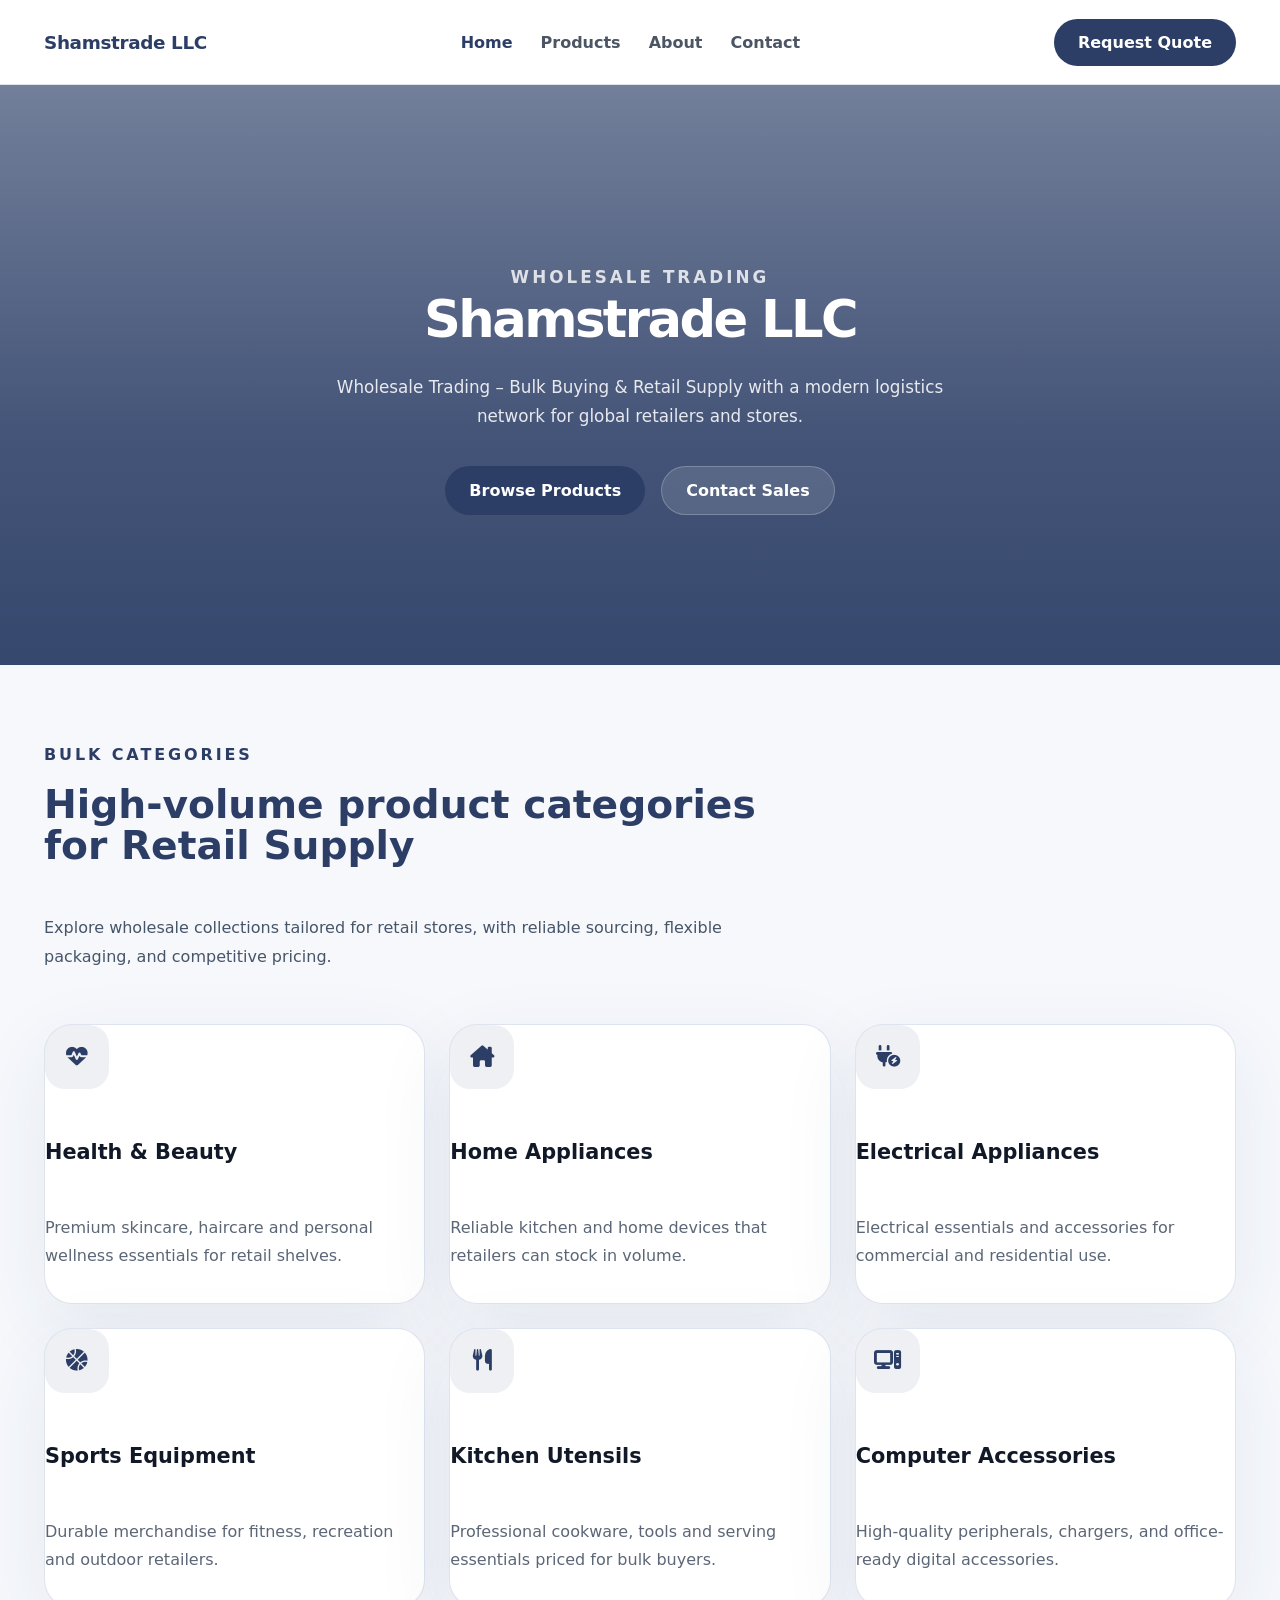
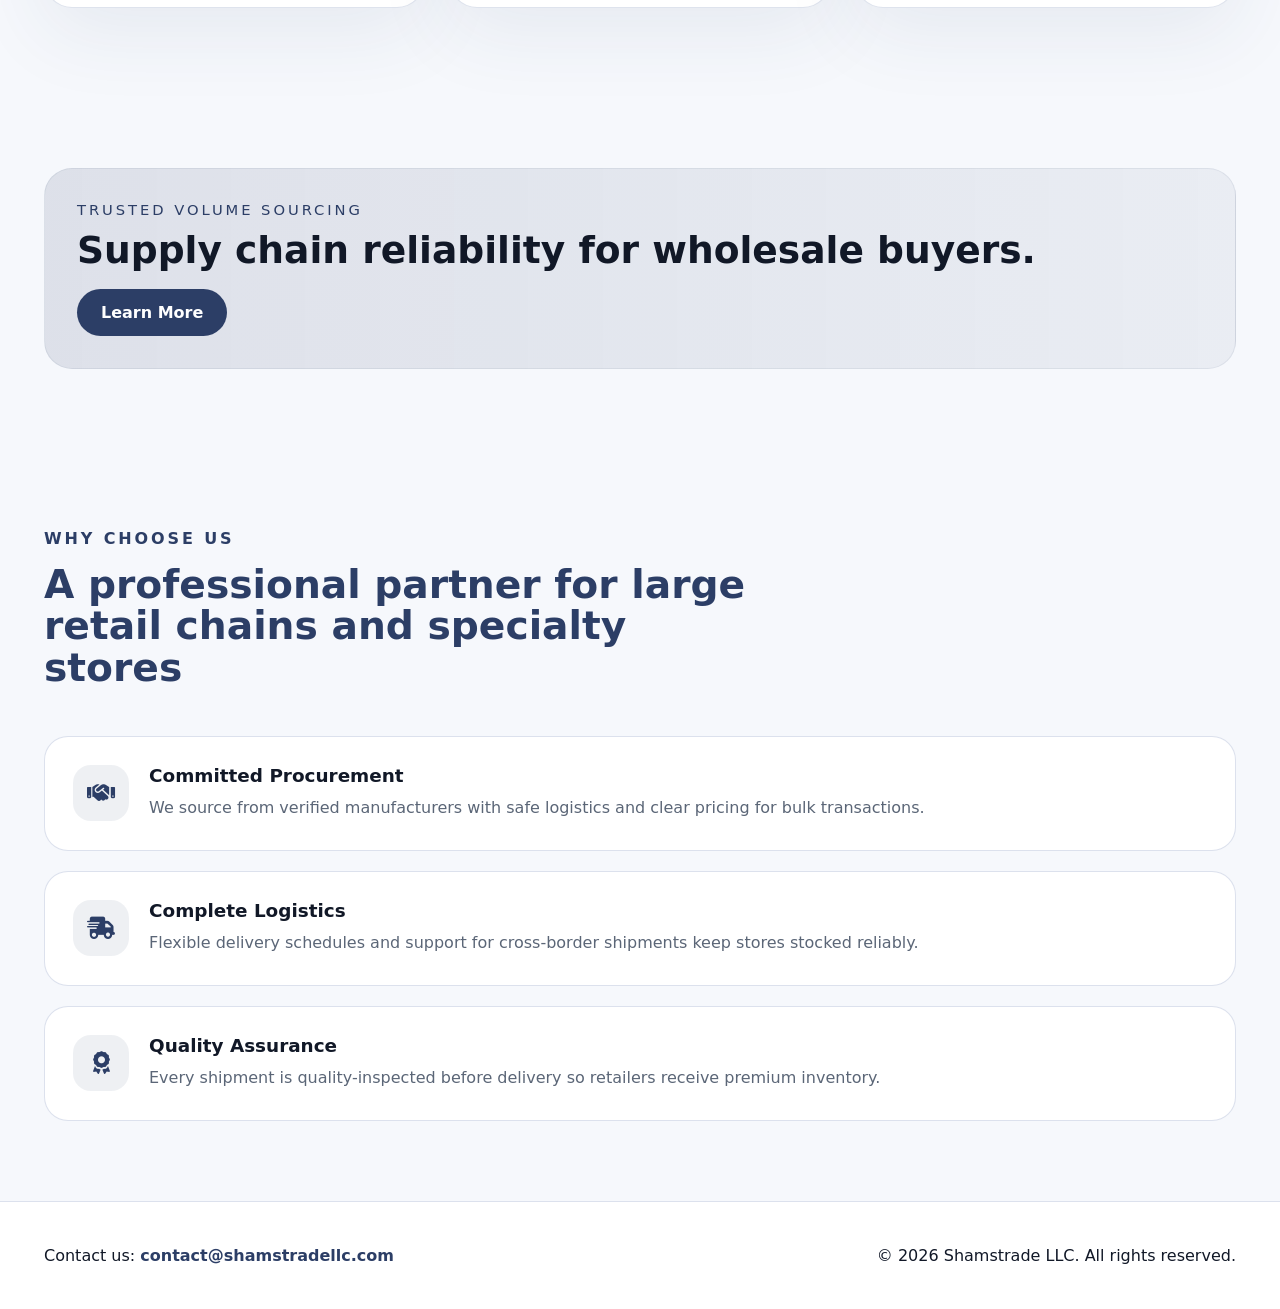
<file: index.html>
<!DOCTYPE html>
<html lang="en">
<head>
  <meta charset="UTF-8" />
  <meta name="viewport" content="width=device-width, initial-scale=1.0" />
  <title>Shamstrade LLC | Wholesale Trading & Retail Supply</title>
  <link rel="stylesheet" href="https://cdnjs.cloudflare.com/ajax/libs/font-awesome/6.5.1/css/all.min.css" crossorigin="anonymous" referrerpolicy="no-referrer" />
  <link rel="stylesheet" href="styles.css" />
</head>
<body>
  <header class="site-header">
    <div class="site-shell site-nav">
      <a class="brand" href="index.html">Shamstrade LLC</a>
      <nav class="nav-list" id="mobile-menu">
        <a class="nav-link active" href="index.html">Home</a>
        <a class="nav-link" href="products.html">Products</a>
        <a class="nav-link" href="about.html">About</a>
        <a class="nav-link" href="contact.html">Contact</a>
      </nav>
      <div class="nav-actions">
        <a class="button" href="contact.html">Request Quote</a>
        <button id="mobile-toggle" class="nav-toggle" aria-label="Open mobile menu"><i class="fa-solid fa-bars"></i></button>
      </div>
    </div>
  </header>

  <main>
    <section class="hero" style="background-image: url('https://images.unsplash.com/photo-1515378791036-0648a3ef77b2?auto=format&fit=crop&w=1600&q=80');">
      <div class="hero-content">
        <p class="section-copy" style="color: rgba(255,255,255,0.8); letter-spacing: 0.18em; text-transform: uppercase; font-weight: 700;">Wholesale Trading</p>
        <h1>Shamstrade LLC</h1>
        <p>Wholesale Trading – Bulk Buying & Retail Supply with a modern logistics network for global retailers and stores.</p>
        <div class="hero-actions">
          <a class="button" href="products.html">Browse Products</a>
          <a class="button button-secondary" href="contact.html">Contact Sales</a>
        </div>
      </div>
    </section>

    <section class="section">
      <div class="site-shell">
        <div style="display:grid; gap:20px; max-width:760px; margin-bottom:36px;">
          <span style="color: var(--primary); letter-spacing:0.18em; text-transform:uppercase; font-weight:700;">Bulk Categories</span>
          <h2 class="section-title">High-volume product categories for Retail Supply</h2>
          <p class="section-copy">Explore wholesale collections tailored for retail stores, with reliable sourcing, flexible packaging, and competitive pricing.</p>
        </div>

        <div class="grid-3">
          <article class="card category-card">
            <div class="icon"><i class="fa-solid fa-heart-pulse"></i></div>
            <h3>Health &amp; Beauty</h3>
            <p>Premium skincare, haircare and personal wellness essentials for retail shelves.</p>
          </article>
          <article class="card category-card">
            <div class="icon"><i class="fa-solid fa-house-chimney"></i></div>
            <h3>Home Appliances</h3>
            <p>Reliable kitchen and home devices that retailers can stock in volume.</p>
          </article>
          <article class="card category-card">
            <div class="icon"><i class="fa-solid fa-plug-circle-bolt"></i></div>
            <h3>Electrical Appliances</h3>
            <p>Electrical essentials and accessories for commercial and residential use.</p>
          </article>
          <article class="card category-card">
            <div class="icon"><i class="fa-solid fa-basketball"></i></div>
            <h3>Sports Equipment</h3>
            <p>Durable merchandise for fitness, recreation and outdoor retailers.</p>
          </article>
          <article class="card category-card">
            <div class="icon"><i class="fa-solid fa-utensils"></i></div>
            <h3>Kitchen Utensils</h3>
            <p>Professional cookware, tools and serving essentials priced for bulk buyers.</p>
          </article>
          <article class="card category-card">
            <div class="icon"><i class="fa-solid fa-computer"></i></div>
            <h3>Computer Accessories</h3>
            <p>High-quality peripherals, chargers, and office-ready digital accessories.</p>
          </article>
        </div>
      </div>
    </section>

    <section class="section" style="background: var(--surface-soft);">
      <div class="site-shell">
        <div class="cta-bar">
          <div>
            <p style="font-size: 0.92rem; color: var(--primary); text-transform: uppercase; letter-spacing: 0.2em;">Trusted volume sourcing</p>
            <h2 style="margin: 12px 0 0; font-size: 2.35rem; line-height: 1.1;">Supply chain reliability for wholesale buyers.</h2>
          </div>
          <a class="button" href="about.html">Learn More</a>
        </div>
      </div>
    </section>

    <section class="section">
      <div class="site-shell">
        <div style="display:grid; gap:16px; max-width:720px; margin-bottom:36px;">
          <span style="color: var(--primary); letter-spacing:0.18em; text-transform:uppercase; font-weight:700;">Why choose us</span>
          <h2 class="section-title">A professional partner for large retail chains and specialty stores</h2>
        </div>
        <div class="feature-list">
          <article class="feature-card">
            <div class="feature-icon"><i class="fa-solid fa-handshake"></i></div>
            <div>
              <h3>Committed Procurement</h3>
              <p>We source from verified manufacturers with safe logistics and clear pricing for bulk transactions.</p>
            </div>
          </article>
          <article class="feature-card">
            <div class="feature-icon"><i class="fa-solid fa-truck-fast"></i></div>
            <div>
              <h3>Complete Logistics</h3>
              <p>Flexible delivery schedules and support for cross-border shipments keep stores stocked reliably.</p>
            </div>
          </article>
          <article class="feature-card">
            <div class="feature-icon"><i class="fa-solid fa-award"></i></div>
            <div>
              <h3>Quality Assurance</h3>
              <p>Every shipment is quality-inspected before delivery so retailers receive premium inventory.</p>
            </div>
          </article>
        </div>
      </div>
    </section>
  </main>

  <footer class="footer">
    <div class="site-shell footer-inner">
      <p>Contact us: <a href="mailto:contact@shamstradellc.com">contact@shamstradellc.com</a></p>
      <p>© 2026 Shamstrade LLC. All rights reserved.</p>
    </div>
  </footer>

  <script src="script.js"></script>
</body>
</html>
</file>
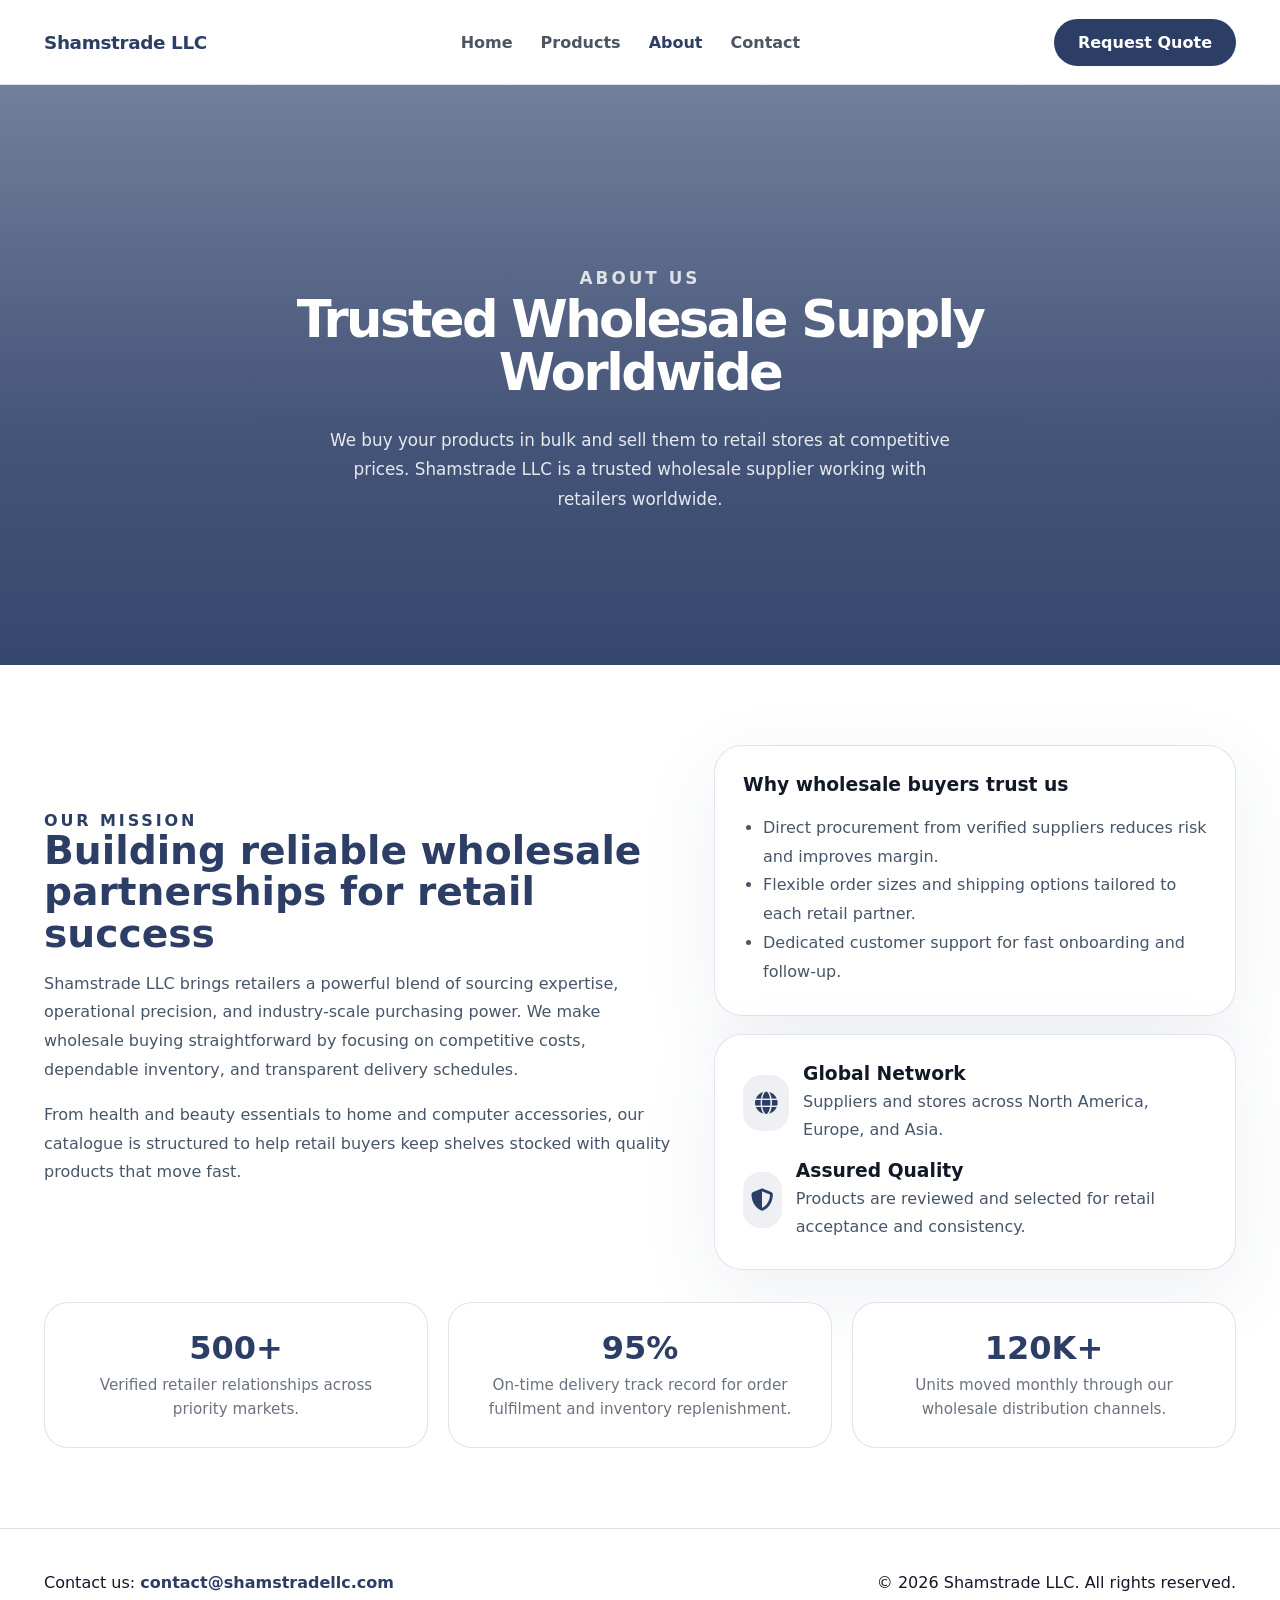
<file: about.html>
<!DOCTYPE html>
<html lang="en">
<head>
  <meta charset="UTF-8" />
  <meta name="viewport" content="width=device-width, initial-scale=1.0" />
  <title>About Shamstrade LLC | Global Wholesale Supplier</title>
  <link rel="stylesheet" href="https://cdnjs.cloudflare.com/ajax/libs/font-awesome/6.5.1/css/all.min.css" crossorigin="anonymous" referrerpolicy="no-referrer" />
  <link rel="stylesheet" href="styles.css" />
</head>
<body>
  <header class="site-header">
    <div class="site-shell site-nav">
      <a class="brand" href="index.html">Shamstrade LLC</a>
      <nav class="nav-list" id="mobile-menu">
        <a class="nav-link" href="index.html">Home</a>
        <a class="nav-link" href="products.html">Products</a>
        <a class="nav-link active" href="about.html">About</a>
        <a class="nav-link" href="contact.html">Contact</a>
      </nav>
      <div class="nav-actions">
        <a class="button" href="contact.html">Request Quote</a>
        <button id="mobile-toggle" class="nav-toggle" aria-label="Open mobile menu"><i class="fa-solid fa-bars"></i></button>
      </div>
    </div>
  </header>

  <main>
    <section class="hero" style="background-image: url('https://images.unsplash.com/photo-1500530855697-b586d89ba3ee?auto=format&fit=crop&w=1600&q=80');">
      <div class="hero-content">
        <p class="section-copy" style="color: rgba(255,255,255,0.8); letter-spacing: 0.18em; text-transform: uppercase; font-weight: 700;">About Us</p>
        <h1>Trusted Wholesale Supply Worldwide</h1>
        <p>We buy your products in bulk and sell them to retail stores at competitive prices. Shamstrade LLC is a trusted wholesale supplier working with retailers worldwide.</p>
      </div>
    </section>

    <section class="section" style="background: var(--surface);">
      <div class="site-shell">
        <div class="about-grid">
          <div class="about-copy">
            <span style="color: var(--primary); letter-spacing: 0.18em; text-transform: uppercase; font-weight: 700;">Our Mission</span>
            <h2 class="section-title">Building reliable wholesale partnerships for retail success</h2>
            <p>Shamstrade LLC brings retailers a powerful blend of sourcing expertise, operational precision, and industry-scale purchasing power. We make wholesale buying straightforward by focusing on competitive costs, dependable inventory, and transparent delivery schedules.</p>
            <p>From health and beauty essentials to home and computer accessories, our catalogue is structured to help retail buyers keep shelves stocked with quality products that move fast.</p>
          </div>
          <div style="display:grid; gap:18px;">
            <article class="card" style="padding: 28px;">
              <h3 style="margin-top:0;">Why wholesale buyers trust us</h3>
              <ul style="margin:0; padding-left: 20px; color:#475569; line-height:1.8;">
                <li>Direct procurement from verified suppliers reduces risk and improves margin.</li>
                <li>Flexible order sizes and shipping options tailored to each retail partner.</li>
                <li>Dedicated customer support for fast onboarding and follow-up.</li>
              </ul>
            </article>
            <article class="card" style="padding: 28px; display: grid; gap: 16px;">
              <div style="display:flex; align-items:center; gap:14px;">
                <span style="width:56px; height:56px; display:grid; place-items:center; border-radius:18px; background: rgba(44,62,102,0.08); color: var(--primary); font-size:1.4rem;"><i class="fa-solid fa-globe"></i></span>
                <div>
                  <h3 style="margin:0 0 4px;">Global Network</h3>
                  <p style="margin:0; color:#475569; line-height:1.75;">Suppliers and stores across North America, Europe, and Asia.</p>
                </div>
              </div>
              <div style="display:flex; align-items:center; gap:14px;">
                <span style="width:56px; height:56px; display:grid; place-items:center; border-radius:18px; background: rgba(44,62,102,0.08); color: var(--primary); font-size:1.4rem;"><i class="fa-solid fa-shield-halved"></i></span>
                <div>
                  <h3 style="margin:0 0 4px;">Assured Quality</h3>
                  <p style="margin:0; color:#475569; line-height:1.75;">Products are reviewed and selected for retail acceptance and consistency.</p>
                </div>
              </div>
            </article>
          </div>
        </div>

        <div class="about-stats">
          <article class="stat-card">
            <h3>500+</h3>
            <p>Verified retailer relationships across priority markets.</p>
          </article>
          <article class="stat-card">
            <h3>95%</h3>
            <p>On-time delivery track record for order fulfilment and inventory replenishment.</p>
          </article>
          <article class="stat-card">
            <h3>120K+</h3>
            <p>Units moved monthly through our wholesale distribution channels.</p>
          </article>
        </div>
      </div>
    </section>
  </main>

  <footer class="footer">
    <div class="site-shell footer-inner">
      <p>Contact us: <a href="mailto:contact@shamstradellc.com">contact@shamstradellc.com</a></p>
      <p>© 2026 Shamstrade LLC. All rights reserved.</p>
    </div>
  </footer>

  <script src="script.js"></script>
</body>
</html>
</file>
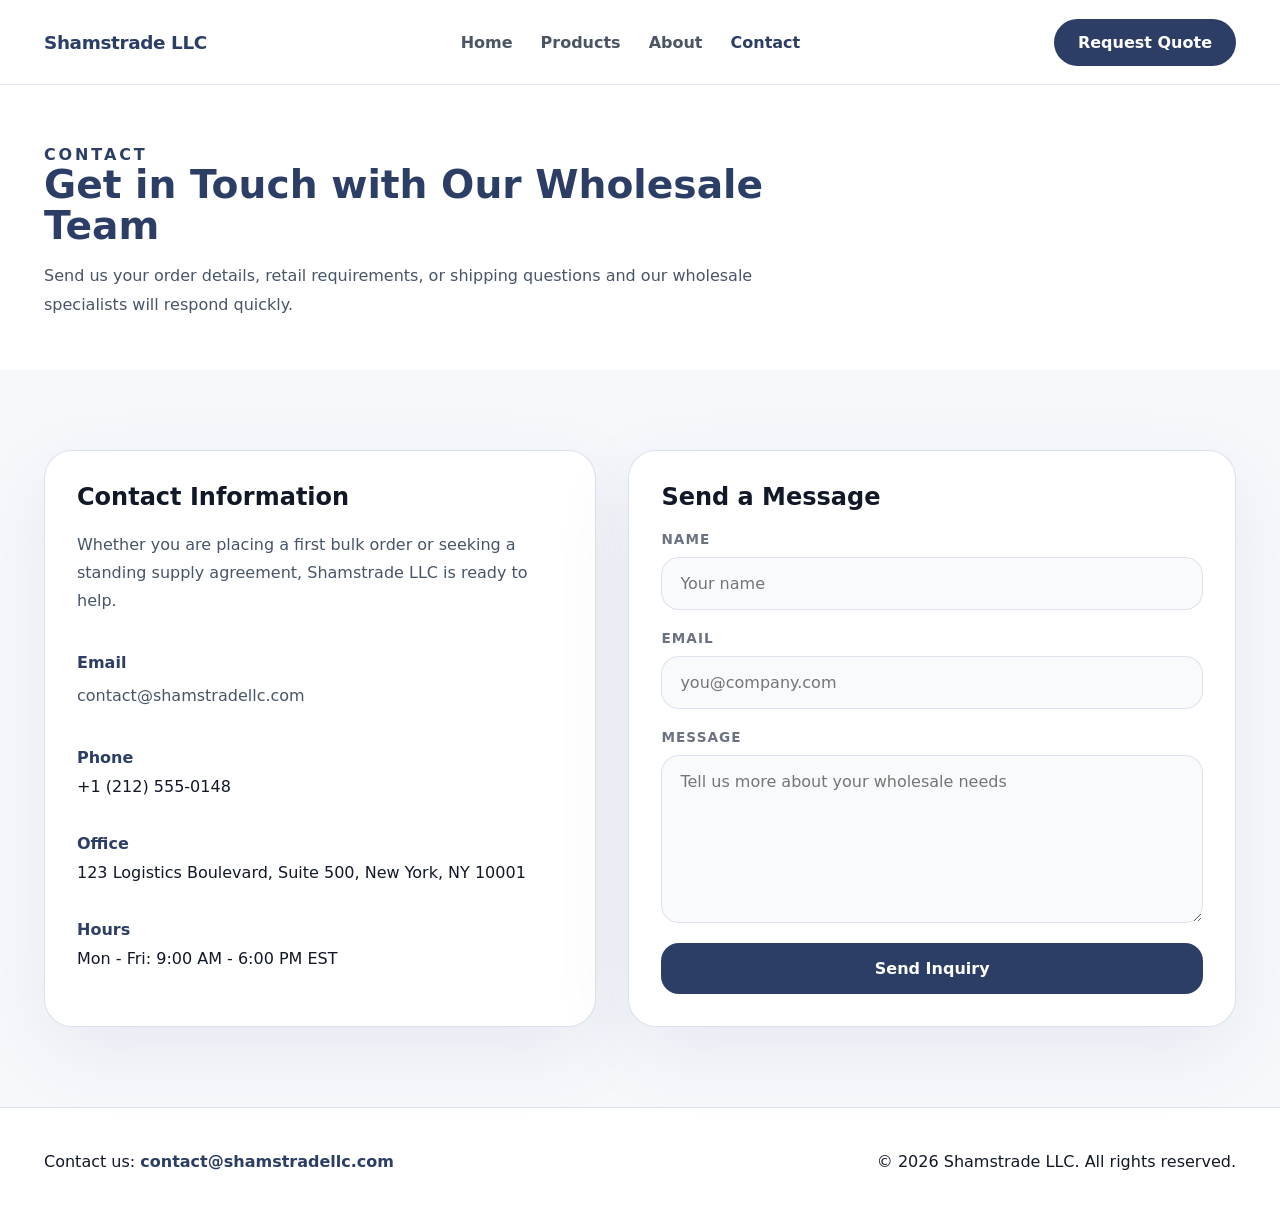
<file: contact.html>
<!DOCTYPE html>
<html lang="en">
<head>
  <meta charset="UTF-8" />
  <meta name="viewport" content="width=device-width, initial-scale=1.0" />
  <title>Contact | Shamstrade LLC Wholesale Support</title>
  <link rel="stylesheet" href="https://cdnjs.cloudflare.com/ajax/libs/font-awesome/6.5.1/css/all.min.css" crossorigin="anonymous" referrerpolicy="no-referrer" />
  <link rel="stylesheet" href="styles.css" />
</head>
<body>
  <header class="site-header">
    <div class="site-shell site-nav">
      <a class="brand" href="index.html">Shamstrade LLC</a>
      <nav class="nav-list" id="mobile-menu">
        <a class="nav-link" href="index.html">Home</a>
        <a class="nav-link" href="products.html">Products</a>
        <a class="nav-link" href="about.html">About</a>
        <a class="nav-link active" href="contact.html">Contact</a>
      </nav>
      <div class="nav-actions">
        <a class="button" href="contact.html">Request Quote</a>
        <button id="mobile-toggle" class="nav-toggle" aria-label="Open mobile menu"><i class="fa-solid fa-bars"></i></button>
      </div>
    </div>
  </header>

  <main>
    <section class="section" style="padding-top: 60px; padding-bottom: 34px; background: var(--surface);">
      <div class="site-shell">
        <div style="max-width:760px; margin-bottom: 16px;">
          <span style="color: var(--primary); letter-spacing: 0.18em; text-transform: uppercase; font-weight: 700;">Contact</span>
          <h1 class="section-title">Get in Touch with Our Wholesale Team</h1>
          <p class="section-copy">Send us your order details, retail requirements, or shipping questions and our wholesale specialists will respond quickly.</p>
        </div>
      </div>
    </section>

    <section class="section">
      <div class="site-shell contact-grid">
        <div class="contact-card">
          <h2 style="margin-top:0;">Contact Information</h2>
          <p>Whether you are placing a first bulk order or seeking a standing supply agreement, Shamstrade LLC is ready to help.</p>
          <div class="contact-item">
            <div><strong>Email</strong></div>
            <div><a href="mailto:contact@shamstradellc.com">contact@shamstradellc.com</a></div>
          </div>
          <div class="contact-item">
            <div><strong>Phone</strong></div>
            <div>+1 (212) 555-0148</div>
          </div>
          <div class="contact-item">
            <div><strong>Office</strong></div>
            <div>123 Logistics Boulevard, Suite 500, New York, NY 10001</div>
          </div>
          <div class="contact-item">
            <div><strong>Hours</strong></div>
            <div>Mon - Fri: 9:00 AM - 6:00 PM EST</div>
          </div>
        </div>

        <div class="form-card">
          <h2 style="margin-top:0;">Send a Message</h2>
          <form>
            <div class="form-field">
              <label for="name">Name</label>
              <input id="name" type="text" placeholder="Your name" required />
            </div>
            <div class="form-field">
              <label for="email">Email</label>
              <input id="email" type="email" placeholder="you@company.com" required />
            </div>
            <div class="form-field">
              <label for="message">Message</label>
              <textarea id="message" placeholder="Tell us more about your wholesale needs" required></textarea>
            </div>
            <button class="form-submit" type="submit">Send Inquiry</button>
          </form>
        </div>
      </div>
    </section>
  </main>

  <footer class="footer">
    <div class="site-shell footer-inner">
      <p>Contact us: <a href="mailto:contact@shamstradellc.com">contact@shamstradellc.com</a></p>
      <p>© 2026 Shamstrade LLC. All rights reserved.</p>
    </div>
  </footer>

  <script src="script.js"></script>
</body>
</html>
</file>
<file: styles.css>
:root {
  --primary: #2c3e66;
  --primary-dark: #1f2b4b;
  --surface: #ffffff;
  --surface-soft: #f6f8fc;
  --surface-muted: #eef1f7;
  --text: #111827;
  --muted: #6b7280;
  --border: #d7dbe4;
  --shadow: 0 24px 80px rgba(44, 62, 102, 0.08);
  --radius: 24px;
}

* {
  box-sizing: border-box;
}

html {
  scroll-behavior: smooth;
}

body {
  margin: 0;
  font-family: Inter, system-ui, -apple-system, BlinkMacSystemFont, "Segoe UI", sans-serif;
  background: var(--surface-soft);
  color: var(--text);
}

img {
  display: block;
  width: 100%;
  height: auto;
}

a {
  color: inherit;
  text-decoration: none;
}

button,
input,
textarea,
select {
  font: inherit;
}

button {
  border: none;
  cursor: pointer;
}

.site-header {
  position: sticky;
  top: 0;
  z-index: 50;
  background: rgba(255,255,255,0.95);
  backdrop-filter: blur(20px);
  border-bottom: 1px solid rgba(219, 224, 236, 0.85);
}

.site-shell {
  max-width: 1240px;
  margin: 0 auto;
  padding: 0 24px;
}

.site-nav {
  display: flex;
  align-items: center;
  justify-content: space-between;
  min-height: 84px;
}

.brand {
  font-size: 1.15rem;
  letter-spacing: -0.02em;
  font-weight: 800;
  color: var(--primary);
}

.nav-list {
  display: flex;
  align-items: center;
  gap: 28px;
  margin: 0;
  padding: 0;
  list-style: none;
}

.nav-list a {
  font-weight: 600;
  color: #4b5563;
  transition: color 0.25s ease;
}

.nav-list a:hover,
.nav-list a.active {
  color: var(--primary);
}

.nav-actions {
  display: flex;
  align-items: center;
  gap: 16px;
}

.nav-toggle {
  display: none;
  border-radius: 14px;
  width: 50px;
  height: 50px;
  align-items: center;
  justify-content: center;
  color: var(--primary);
  background: var(--surface);
  border: 1px solid rgba(44, 62, 102, 0.12);
}

.hero {
  position: relative;
  min-height: 580px;
  display: grid;
  place-items: center;
  padding: 100px 0;
  color: #fff;
  background-size: cover;
  background-position: center;
}

.hero::before {
  content: "";
  position: absolute;
  inset: 0;
  background: linear-gradient(180deg, rgba(44,62,102,0.65) 0%, rgba(44,62,102,0.88) 60%, rgba(44,62,102,0.95) 100%);
}

.hero-content {
  position: relative;
  max-width: 720px;
  text-align: center;
  z-index: 1;
}

.hero h1 {
  margin: 0;
  font-size: clamp(2.75rem, 4vw, 4.5rem);
  line-height: 1.02;
  letter-spacing: -0.05em;
}

.hero p {
  margin: 28px auto 0;
  max-width: 620px;
  font-size: 1.05rem;
  color: rgba(255,255,255,0.87);
  line-height: 1.75;
}

.hero-actions {
  margin-top: 34px;
  display: flex;
  flex-wrap: wrap;
  justify-content: center;
  gap: 16px;
}

.button,
.button-secondary,
.filter-button {
  display: inline-flex;
  align-items: center;
  justify-content: center;
  gap: 0.6rem;
  padding: 14px 24px;
  border-radius: 999px;
  font-weight: 700;
  transition: transform 0.25s ease, background 0.25s ease, color 0.25s ease;
}

.button {
  background: var(--primary);
  color: #fff;
}

.button:hover {
  transform: translateY(-1px);
  background: #1c2a46;
}

.button-secondary {
  background: rgba(255,255,255,0.12);
  color: #fff;
  border: 1px solid rgba(255,255,255,0.22);
}

.section {
  padding: 80px 0;
}

.section-title {
  margin: 0 0 12px;
  color: var(--primary);
  font-size: 2.45rem;
  line-height: 1.05;
}

.section-copy {
  max-width: 720px;
  color: #475569;
  line-height: 1.8;
  font-size: 1rem;
}

.grid-3,
.grid-2,
.grid-6,
.product-grid {
  display: grid;
  gap: 24px;
}

.grid-3 {
  grid-template-columns: repeat(3, minmax(0, 1fr));
}

.grid-2 {
  grid-template-columns: repeat(2, minmax(0, 1fr));
}

.grid-6 {
  grid-template-columns: repeat(3, minmax(0, 1fr));
}

.card {
  background: var(--surface);
  border-radius: 28px;
  border: 1px solid rgba(219,224,236,0.9);
  box-shadow: var(--shadow);
  overflow: hidden;
}

.card-body {
  padding: 28px;
}

.category-card {
  display: grid;
  gap: 18px;
  min-height: 280px;
}

.category-card .icon {
  width: 64px;
  height: 64px;
  display: grid;
  place-items: center;
  border-radius: 20px;
  background: rgba(44,62,102,0.08);
  color: var(--primary);
  font-size: 1.35rem;
}

.category-card h3 {
  margin: 0;
  font-size: 1.3rem;
}

.category-card p {
  margin: 0;
  color: #5b6677;
  line-height: 1.75;
}

.cta-bar {
  display: flex;
  flex-wrap: wrap;
  justify-content: space-between;
  align-items: center;
  gap: 18px;
  padding: 32px;
  border-radius: 28px;
  background: linear-gradient(90deg, rgba(44,62,102,0.12), rgba(44,62,102,0.06));
  border: 1px solid rgba(44,62,102,0.08);
}

.cta-bar h2,
.cta-bar p {
  margin: 0;
}

.feature-list {
  display: grid;
  gap: 20px;
}

.feature-card {
  display: flex;
  gap: 20px;
  background: var(--surface);
  border-radius: 24px;
  padding: 28px;
  border: 1px solid rgba(219,224,236,0.95);
}

.feature-card .feature-icon {
  width: 56px;
  height: 56px;
  border-radius: 18px;
  display: grid;
  place-items: center;
  background: rgba(44,62,102,0.08);
  color: var(--primary);
  font-size: 1.4rem;
}

.feature-card h3 {
  margin: 0 0 8px;
  font-size: 1.15rem;
}

.feature-card p {
  margin: 0;
  color: #5b6677;
  line-height: 1.75;
}

.product-filter {
  display: flex;
  flex-wrap: wrap;
  gap: 12px;
  align-items: center;
  margin-bottom: 32px;
}

.filter-button {
  background: var(--surface);
  border: 1px solid rgba(219,224,236,0.9);
  color: #475569;
}

.filter-button.active {
  background: var(--primary);
  color: #fff;
  border-color: transparent;
}

.product-grid {
  grid-template-columns: repeat(4, minmax(0, 1fr));
}

.product-card {
  background: var(--surface);
  border-radius: 28px;
  overflow: hidden;
  border: 1px solid rgba(219,224,236,0.9);
  box-shadow: 0 20px 45px rgba(44,62,102,0.08);
  transition: transform 0.28s ease, border-color 0.28s ease;
}

.product-card:hover {
  transform: translateY(-4px);
  border-color: rgba(44,62,102,0.18);
}

.product-card .product-image {
  height: 260px;
  overflow: hidden;
}

.product-card .product-image img {
  width: 100%;
  height: 100%;
  object-fit: cover;
  transition: transform 0.35s ease;
}

.product-card:hover .product-image img {
  transform: scale(1.05);
}

.product-card .product-meta {
  padding: 24px;
  display: grid;
  gap: 14px;
}

.product-card .product-meta span {
  display: inline-flex;
  align-items: center;
  gap: 0.5rem;
  font-size: 0.78rem;
  text-transform: uppercase;
  color: var(--primary);
  letter-spacing: 0.12em;
  font-weight: 700;
}

.product-card h3 {
  margin: 0;
  font-size: 1.15rem;
  color: var(--text);
}

.product-card p {
  margin: 0;
  color: #65748b;
  line-height: 1.72;
}

.product-footer {
  display: flex;
  justify-content: space-between;
  align-items: center;
  padding: 0 24px 24px;
}

.product-footer .price {
  font-size: 1.2rem;
  font-weight: 800;
  color: var(--primary);
}

.product-footer .buy {
  width: 46px;
  height: 46px;
  border-radius: 16px;
  background: rgba(44,62,102,0.08);
  display: grid;
  place-items: center;
  color: var(--primary);
}

.about-grid {
  display: grid;
  grid-template-columns: 1.1fr 0.9fr;
  gap: 32px;
  align-items: center;
}

.about-copy p {
  color: #475569;
  line-height: 1.8;
}

.about-stats {
  display: grid;
  grid-template-columns: repeat(3, minmax(0, 1fr));
  gap: 20px;
  margin-top: 32px;
}

.stat-card {
  padding: 26px;
  border-radius: 24px;
  background: var(--surface);
  border: 1px solid rgba(219,224,236,0.9);
  text-align: center;
}

.stat-card h3 {
  margin: 0 0 6px;
  color: var(--primary);
  font-size: 2rem;
}

.stat-card p {
  margin: 0;
  color: #6b7280;
  font-size: 0.95rem;
  line-height: 1.6;
}

.contact-grid {
  display: grid;
  grid-template-columns: 1fr 1.1fr;
  gap: 32px;
}

.contact-card,
.form-card {
  background: var(--surface);
  border-radius: 28px;
  border: 1px solid rgba(219,224,236,0.95);
  box-shadow: var(--shadow);
  padding: 32px;
}

.contact-card p,
.contact-card a {
  color: #475569;
  line-height: 1.75;
}

.contact-card strong {
  display: block;
  margin-top: 18px;
  color: var(--primary);
}

.contact-card .contact-item {
  display: grid;
  gap: 10px;
  margin-top: 20px;
}

.form-card form {
  display: grid;
  gap: 20px;
}

.form-field {
  display: grid;
  gap: 10px;
}

.form-field label {
  font-size: 0.85rem;
  letter-spacing: 0.08em;
  text-transform: uppercase;
  color: #6b7280;
  font-weight: 700;
}

.form-field input,
.form-field textarea,
.form-field select {
  width: 100%;
  border: 1px solid rgba(219,224,236,0.9);
  border-radius: 18px;
  padding: 16px 18px;
  background: #f8fafc;
  color: var(--text);
}

.form-field textarea {
  min-height: 168px;
  resize: vertical;
}

.form-submit {
  width: 100%;
  border-radius: 18px;
  padding: 16px 22px;
  background: var(--primary);
  color: #fff;
  font-weight: 700;
}

.footer {
  background: #fff;
  border-top: 1px solid rgba(219,224,236,0.95);
  padding: 28px 0;
}

.footer-inner {
  display: flex;
  justify-content: space-between;
  flex-wrap: wrap;
  gap: 16px;
  align-items: center;
}

.footer a {
  color: var(--primary);
  font-weight: 600;
}

@media (max-width: 980px) {
  .grid-3,
  .product-grid {
    grid-template-columns: repeat(2, minmax(0, 1fr));
  }
  .about-grid,
  .contact-grid {
    grid-template-columns: 1fr;
  }
}

@media (max-width: 700px) {
  .site-nav {
    flex-wrap: wrap;
    gap: 18px;
    align-items: flex-start;
  }
  .nav-list {
    position: absolute;
    left: 0;
    right: 0;
    top: 84px;
    margin: 0;
    padding: 18px 24px 20px;
    background: #fff;
    flex-direction: column;
    gap: 0;
    transform: translateY(-110%);
    opacity: 0;
    pointer-events: none;
    border-bottom: 1px solid rgba(219,224,236,0.95);
    box-shadow: 0 28px 60px rgba(44,62,102,0.08);
    transition: transform 0.25s ease, opacity 0.25s ease;
  }
  .nav-list.active {
    transform: translateY(0);
    opacity: 1;
    pointer-events: all;
  }
  .nav-list a {
    padding: 14px 0;
    width: 100%;
  }
  .nav-toggle {
    display: inline-flex;
  }
  .nav-actions {
    width: 100%;
    justify-content: space-between;
  }
}

@media (max-width: 620px) {
  .hero {
    min-height: 520px;
    padding: 80px 0;
  }
  .hero-content {
    padding: 0 14px;
  }
  .section-title {
    font-size: 2rem;
  }
  .product-grid,
  .grid-3 {
    grid-template-columns: 1fr;
  }
  .contact-card,
  .form-card,
  .card-body,
  .feature-card,
  .category-card {
    padding: 24px;
  }
}
</file>
